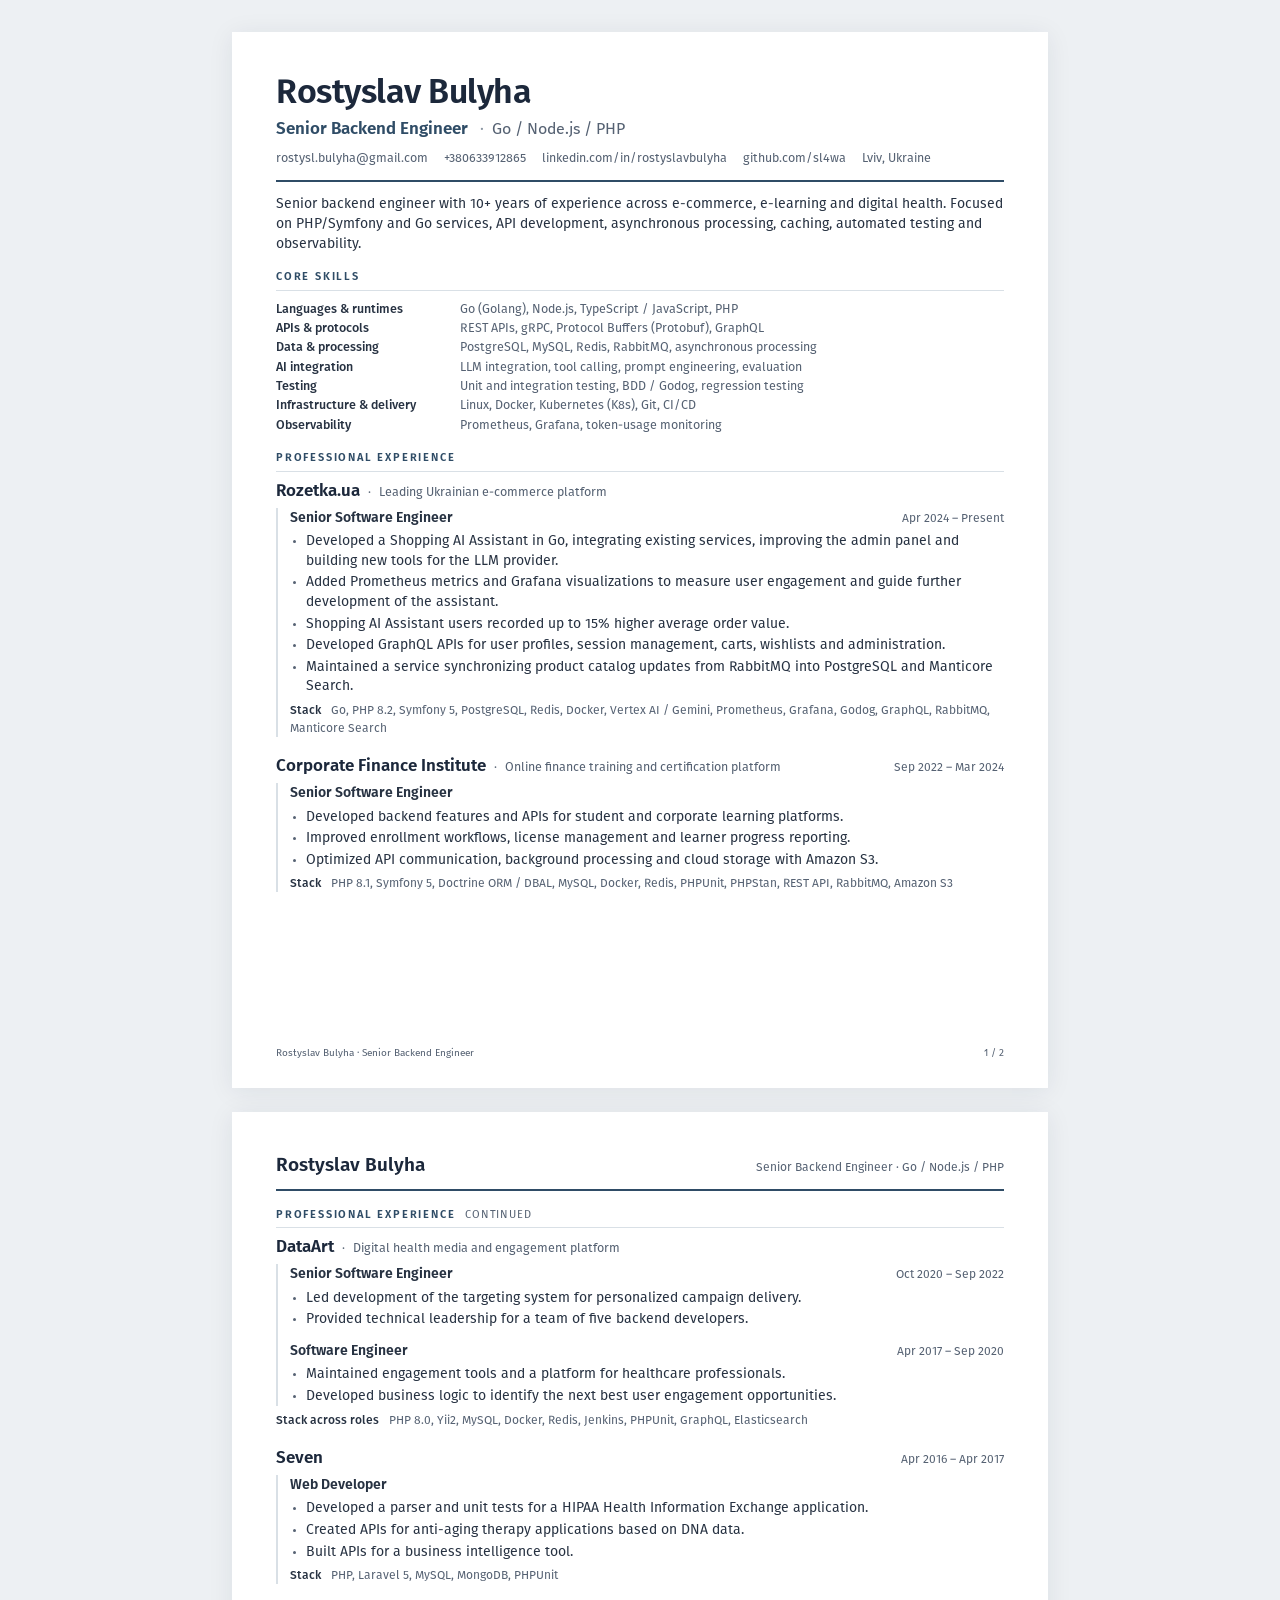
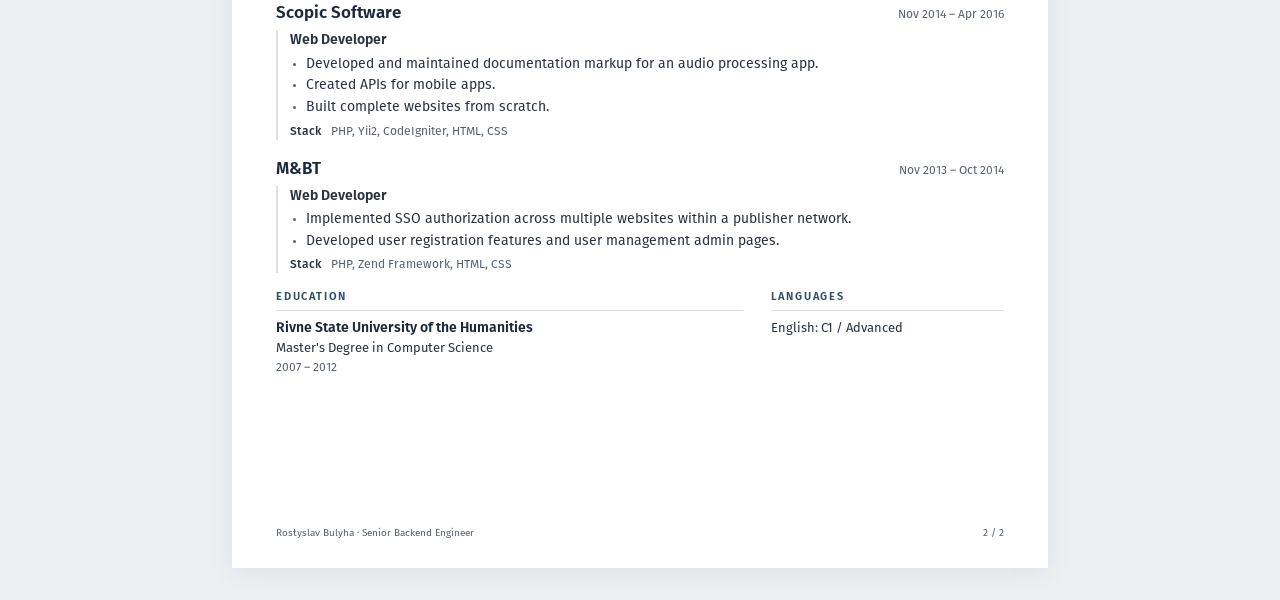
<file: index.html>
<!DOCTYPE html>
<html lang="en">
<head>
  <meta charset="UTF-8">
  <meta name="description" content="Rostyslav Bulyha — Senior Backend Engineer — Go, Node.js, TypeScript, APIs, caching, automated testing, Linux and observability.">
  <meta name="keywords" content="resume,cv,Rostyslav Bulyha,Go,Golang,Node.js,TypeScript,JavaScript,backend engineer,REST API,gRPC,Protobuf,PostgreSQL,Redis,Linux,integration testing,PHP">
  <meta name="author" content="Rostyslav Bulyha">
  <meta name="viewport" content="width=device-width, initial-scale=1.0">
  <meta name="format-detection" content="telephone=no">
  <link href="build.css" rel="stylesheet">
  <title>Rostyslav Bulyha — CV</title>
</head>
<body class="resume-document">
  <main aria-label="Rostyslav Bulyha's curriculum vitae">
    
    <article class="resume-page" aria-label="Page 1 of 2">
      
      <header class="resume-header">
        <h1>Rostyslav Bulyha</h1>
        <p class="professional-title">Senior Backend Engineer <span>Go / Node.js / PHP</span></p>
        <ul class="contact-list" aria-label="Contact details">
          
          <li><a href="mailto:rostysl.bulyha@gmail.com">rostysl.bulyha@gmail.com</a></li>
          
          <li>+380633912865</li>
          
          <li><a href="https://www.linkedin.com/in/rostyslavbulyha/">linkedin.com/in/rostyslavbulyha</a></li>
          
          <li><a href="https://github.com/sl4wa">github.com/sl4wa</a></li>
          
          <li>Lviv, Ukraine</li>
          
        </ul>
      </header>
      <section class="profile" aria-label="Professional summary">
        <p>Senior backend engineer with 10+ years of experience across e-commerce, e-learning and digital health. Focused on PHP/Symfony and Go services, API development, asynchronous processing, caching, automated testing and observability.</p>
      </section>
      <section class="skills-section" aria-labelledby="skills-heading">
        <h2 id="skills-heading" class="section-title">Core skills</h2>
        <dl class="skills-list">
          
          <div><dt>Languages &amp; runtimes</dt><dd>Go (Golang), Node.js, TypeScript / JavaScript, PHP</dd></div>
          
          <div><dt>APIs &amp; protocols</dt><dd>REST APIs, gRPC, Protocol Buffers (Protobuf), GraphQL</dd></div>
          
          <div><dt>Data &amp; processing</dt><dd>PostgreSQL, MySQL, Redis, RabbitMQ, asynchronous processing</dd></div>
          
          <div><dt>AI integration</dt><dd>LLM integration, tool calling, prompt engineering, evaluation</dd></div>
          
          <div><dt>Testing</dt><dd>Unit and integration testing, BDD / Godog, regression testing</dd></div>
          
          <div><dt>Infrastructure &amp; delivery</dt><dd>Linux, Docker, Kubernetes (K8s), Git, CI/CD</dd></div>
          
          <div><dt>Observability</dt><dd>Prometheus, Grafana, token-usage monitoring</dd></div>
          
        </dl>
        
      </section>
      
      <section class="experience-section" aria-labelledby="experience-heading-0">
        <h2 id="experience-heading-0" class="section-title">Professional experience</h2>
        
        <section class="company" aria-labelledby="rozetka-heading">
  <header class="company-header heading-row">
    <div class="company-heading">
      <h3 id="rozetka-heading">Rozetka.ua</h3>
      <p class="company-context">Leading Ukrainian e-commerce platform</p>
    </div>
    
  </header>
  <div class="company-roles">
    
    <section class="role" aria-labelledby="rozetka-combined-heading">
      <header class="heading-row role-header">
        <h4 id="rozetka-combined-heading">Senior Software Engineer</h4>
        <p class="role-dates">Apr 2024 – Present</p>
      </header>
      <ul class="achievements">
        
        <li>Developed a Shopping AI Assistant in Go, integrating existing services, improving the admin panel and building new tools for the LLM provider.</li>
        
        <li>Added Prometheus metrics and Grafana visualizations to measure user engagement and guide further development of the assistant.</li>
        
        <li>Shopping AI Assistant users recorded up to 15% higher average order value.</li>
        
        <li>Developed GraphQL APIs for user profiles, session management, carts, wishlists and administration.</li>
        
        <li>Maintained a service synchronizing product catalog updates from RabbitMQ into PostgreSQL and Manticore Search.</li>
        
      </ul>
      <p class="technology-list"><strong>Stack</strong> Go, PHP 8.2, Symfony 5, PostgreSQL, Redis, Docker, Vertex AI / Gemini, Prometheus, Grafana, Godog, GraphQL, RabbitMQ, Manticore Search</p>
    </section>
    
  </div>
  
</section>

        
        <section class="company" aria-labelledby="cfi-heading">
  <header class="company-header heading-row">
    <div class="company-heading">
      <h3 id="cfi-heading">Corporate Finance Institute</h3>
      <p class="company-context">Online finance training and certification platform</p>
    </div>
    <p class="company-dates">Sep 2022 – Mar 2024</p>
  </header>
  <div class="company-roles">
    
    <section class="role" aria-labelledby="cfi-role-heading">
      <header class="role-header">
        <h4 id="cfi-role-heading">Senior Software Engineer</h4>
        
      </header>
      <ul class="achievements">
        
        <li>Developed backend features and APIs for student and corporate learning platforms.</li>
        
        <li>Improved enrollment workflows, license management and learner progress reporting.</li>
        
        <li>Optimized API communication, background processing and cloud storage with Amazon S3.</li>
        
      </ul>
      <p class="technology-list"><strong>Stack</strong> PHP 8.1, Symfony 5, Doctrine ORM / DBAL, MySQL, Docker, Redis, PHPUnit, PHPStan, REST API, RabbitMQ, Amazon S3</p>
    </section>
    
  </div>
  
</section>

        
      </section>
      
      <footer class="page-footer"><span>Rostyslav Bulyha · Senior Backend Engineer</span><span>1 / 2</span></footer>
    </article>
    
    <article class="resume-page" aria-label="Page 2 of 2">
      
      <header class="continuation-header">
        <p>Rostyslav Bulyha</p>
        <span>Senior Backend Engineer · Go / Node.js / PHP</span>
      </header>
      
      <section class="experience-section" aria-labelledby="experience-heading-1">
        <h2 id="experience-heading-1" class="section-title">Professional experience <span>continued</span></h2>
        
        <section class="company" aria-labelledby="dataart-heading">
  <header class="company-header heading-row">
    <div class="company-heading">
      <h3 id="dataart-heading">DataArt</h3>
      <p class="company-context">Digital health media and engagement platform</p>
    </div>
    
  </header>
  <div class="company-roles">
    
    <section class="role" aria-labelledby="dataart-senior-heading">
      <header class="heading-row role-header">
        <h4 id="dataart-senior-heading">Senior Software Engineer</h4>
        <p class="role-dates">Oct 2020 – Sep 2022</p>
      </header>
      <ul class="achievements">
        
        <li>Led development of the targeting system for personalized campaign delivery.</li>
        
        <li>Provided technical leadership for a team of five backend developers.</li>
        
      </ul>
      
    </section>
    
    <section class="role" aria-labelledby="dataart-engineer-heading">
      <header class="heading-row role-header">
        <h4 id="dataart-engineer-heading">Software Engineer</h4>
        <p class="role-dates">Apr 2017 – Sep 2020</p>
      </header>
      <ul class="achievements">
        
        <li>Maintained engagement tools and a platform for healthcare professionals.</li>
        
        <li>Developed business logic to identify the next best user engagement opportunities.</li>
        
      </ul>
      
    </section>
    
  </div>
  <p class="technology-list"><strong>Stack across roles</strong> PHP 8.0, Yii2, MySQL, Docker, Redis, Jenkins, PHPUnit, GraphQL, Elasticsearch</p>
</section>

        
        <section class="company" aria-labelledby="seven-heading">
  <header class="company-header heading-row">
    <div class="company-heading">
      <h3 id="seven-heading">Seven</h3>
      
    </div>
    <p class="company-dates">Apr 2016 – Apr 2017</p>
  </header>
  <div class="company-roles">
    
    <section class="role" aria-labelledby="seven-role-heading">
      <header class="role-header">
        <h4 id="seven-role-heading">Web Developer</h4>
        
      </header>
      <ul class="achievements">
        
        <li>Developed a parser and unit tests for a HIPAA Health Information Exchange application.</li>
        
        <li>Created APIs for anti-aging therapy applications based on DNA data.</li>
        
        <li>Built APIs for a business intelligence tool.</li>
        
      </ul>
      <p class="technology-list"><strong>Stack</strong> PHP, Laravel 5, MySQL, MongoDB, PHPUnit</p>
    </section>
    
  </div>
  
</section>

        
        <section class="company" aria-labelledby="scopic-heading">
  <header class="company-header heading-row">
    <div class="company-heading">
      <h3 id="scopic-heading">Scopic Software</h3>
      
    </div>
    <p class="company-dates">Nov 2014 – Apr 2016</p>
  </header>
  <div class="company-roles">
    
    <section class="role" aria-labelledby="scopic-role-heading">
      <header class="role-header">
        <h4 id="scopic-role-heading">Web Developer</h4>
        
      </header>
      <ul class="achievements">
        
        <li>Developed and maintained documentation markup for an audio processing app.</li>
        
        <li>Created APIs for mobile apps.</li>
        
        <li>Built complete websites from scratch.</li>
        
      </ul>
      <p class="technology-list"><strong>Stack</strong> PHP, Yii2, CodeIgniter, HTML, CSS</p>
    </section>
    
  </div>
  
</section>

        
        <section class="company" aria-labelledby="mbt-heading">
  <header class="company-header heading-row">
    <div class="company-heading">
      <h3 id="mbt-heading">M&amp;BT</h3>
      
    </div>
    <p class="company-dates">Nov 2013 – Oct 2014</p>
  </header>
  <div class="company-roles">
    
    <section class="role" aria-labelledby="mbt-role-heading">
      <header class="role-header">
        <h4 id="mbt-role-heading">Web Developer</h4>
        
      </header>
      <ul class="achievements">
        
        <li>Implemented SSO authorization across multiple websites within a publisher network.</li>
        
        <li>Developed user registration features and user management admin pages.</li>
        
      </ul>
      <p class="technology-list"><strong>Stack</strong> PHP, Zend Framework, HTML, CSS</p>
    </section>
    
  </div>
  
</section>

        
      </section>
      
      <div class="qualifications">
        <section aria-labelledby="education-heading">
          <h2 id="education-heading" class="section-title">Education</h2>
          <h3>Rivne State University of the Humanities</h3>
          <p>Master&#39;s Degree in Computer Science</p>
          <p class="qualification-detail">2007 – 2012</p>
        </section>
        <section aria-labelledby="languages-heading">
          <h2 id="languages-heading" class="section-title">Languages</h2>
          
          <p>English: C1 / Advanced</p>
          
        </section>
      </div>
      
      <footer class="page-footer"><span>Rostyslav Bulyha · Senior Backend Engineer</span><span>2 / 2</span></footer>
    </article>
    
  </main>
</body>
</html>
</file>
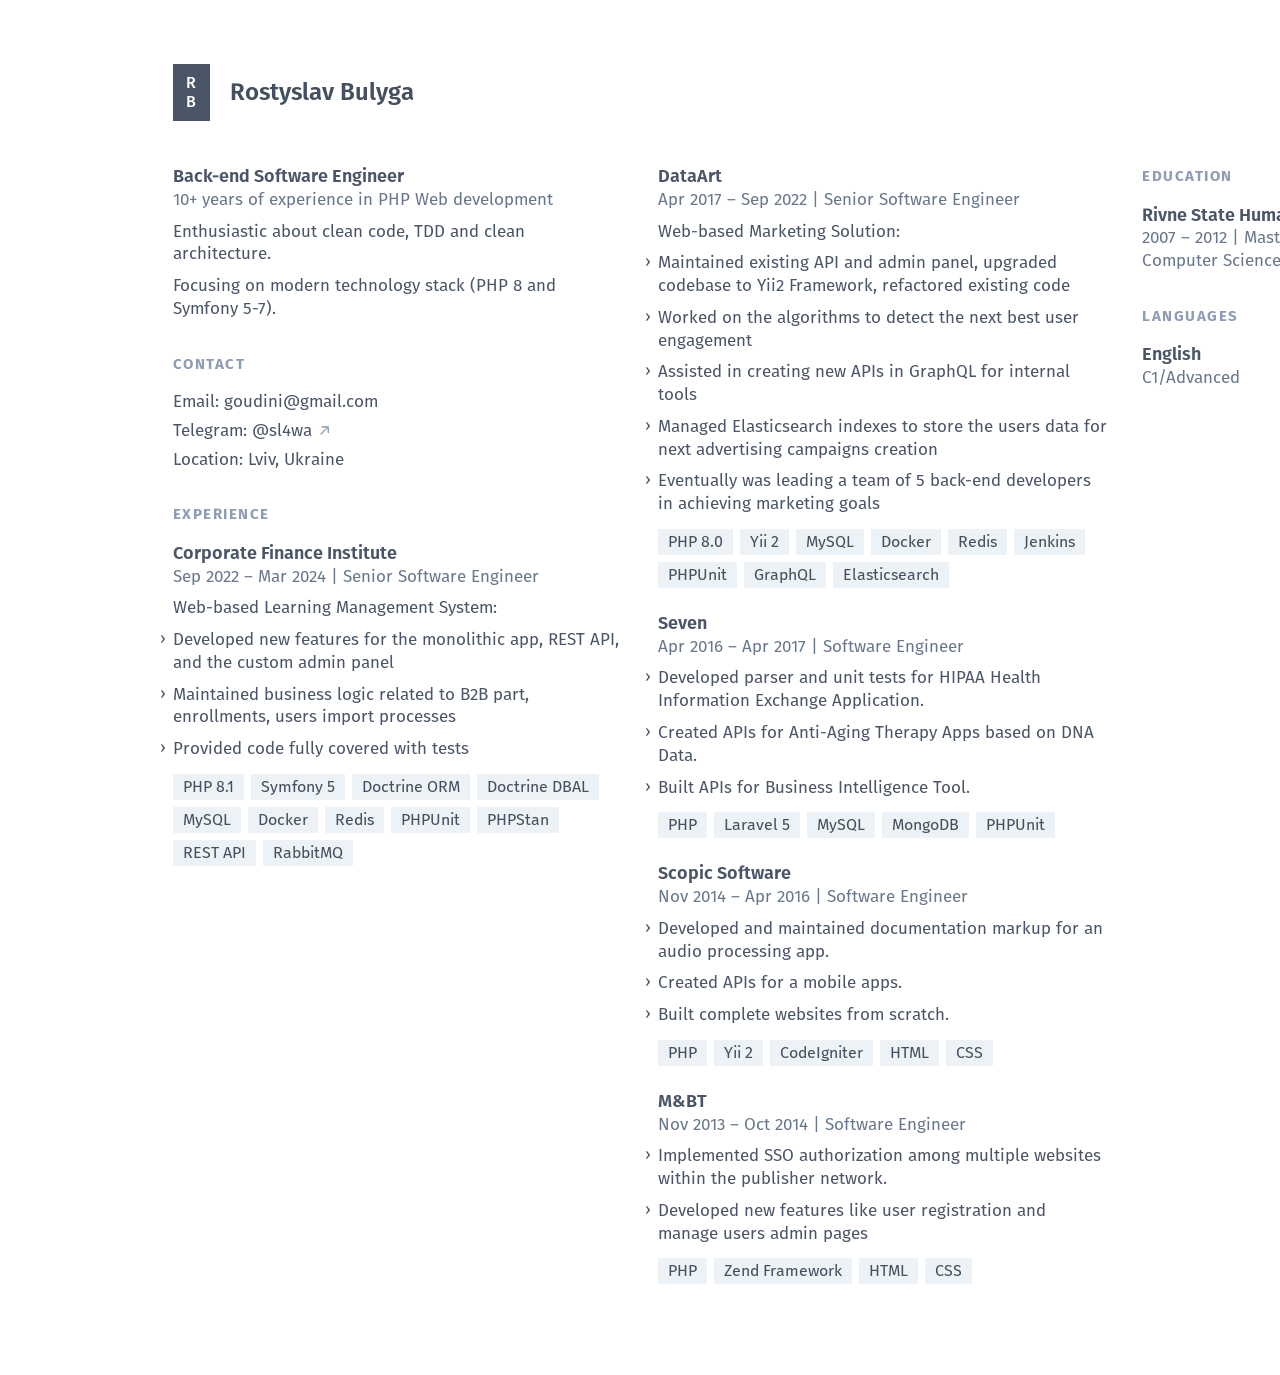
<file: cv/index.html>
<!DOCTYPE html>
<html lang="en">
  <head>
    <meta charset="UTF-8">
    <meta name="description" content="Back-end Software Engineer">
    <meta name="keywords" content="resume,cv,Rostyslav Bulyga">
    <meta name="author" content="Rostyslav Bulyga">
    <!-- <meta name="robots" content="noindex"> -->
    <meta name="viewport" content="width=device-width, initial-scale=1.0">
    <meta http-equiv="X-UA-Compatible" content="ie=edge">
    <!-- <link rel="preload" href="./fonts/FiraGO-Regular.latin.woff2" as="font" crossorigin="anonymous"> -->
    <link href="./build.css" rel="stylesheet">
    <title>Rostyslav Bulyga — Resume</title>
  </head>
  <body>
    <main class="font-firago hyphens-manual">
      <!-- Page -->
      <div class="p-6 mx-auto page max-w-2xl print:max-w-letter md:max-w-letter md:h-letter xsm:p-8 sm:p-9 md:p-16 print:bg-white bg-white">
        <!-- Name -->
        <header class="flex items-center mb-8 md:mb-11">
          <div   class="initials-container mr-5 text-base leading-none text-white bg-gray-700 font-medium print:bg-black px-3"
            style="padding-bottom: 0.6875rem; padding-top: 0.6875rem; /*11px*/">
            <div class="initial text-center" style="padding-bottom: 0.1875rem; /*3px*/">R</div>
            <div class="text-center initial">B</div>
          </div>
          <h1 class="text-2xl font-semibold text-gray-750 pb-px">
            Rostyslav Bulyga
          </h1>
        </header>
        <!-- end Name -->
        <!-- Column -->
        <div class="md:col-count-2 print:col-count-2 col-gap-md md:h-letter-col print:h-letter-col col-fill-auto">
          <section class="mt-8 first:mt-0">
            <!-- To keep in the same column -->
            <div class="break-inside-avoid">
              <!-- <h2 class="mb-4 font-bold tracking-widest text-sm2 text-gray-550 print:font-normal">
                ABOUT ME
                </h2> -->
              <section class="mb-4.5 break-inside-avoid">
                <header>
                  <h3 class="text-lg font-semibold text-gray-700 leading-snugish">
                    Back-end Software Engineer
                  </h3>
                  <p class="leading-normal text-md text-gray-650">
                    10+ years of experience in PHP Web development
                  </p>
                </header>
                <p class="mt-2.1 text-md text-gray-700 leading-normal">
                  Enthusiastic about clean code, TDD and clean architecture. 
                </p>
                <p class="mt-2.1 text-md text-gray-700 leading-normal">
                  Focusing on modern technology stack (PHP 8 and Symfony 5-7). 
                </p>
              </section>
            </div>
          </section>
          <section class="mt-8 first:mt-0">
            <!-- To keep in the same column -->
            <div class="break-inside-avoid">
              <h2 class="mb-4 font-bold tracking-widest text-sm2 text-gray-550 print:font-normal">
                CONTACT
              </h2>
              <section class="mb-4.5 break-inside-avoid">
                <ul class="list-inside pr-7">
                  <li class="mt-1.5 leading-normal text-gray-700 text-md">
                    Email: goudini@gmail.com
                  </li>
                  <li class="mt-1.5 leading-normal text-gray-700 text-md">
                    Telegram: @sl4wa<a href="https://t.me/sl4wa" class="group">
                      <span class="inline-block text-gray-550 print:text-black font-normal group-hover:text-gray-700 transition duration-100 ease-in">↗</span>
                    </a>
                  </li>
                  <li class="mt-1.5 leading-normal text-gray-700 text-md">
                    Location: Lviv, Ukraine
                  </li>
                  </li>
                </ul>
              </section>
            </div>
          </section>
          <section class="mt-8 first:mt-0">
            <!-- To keep in the same column -->
            <div class="break-inside-avoid">
              <h2 class="mb-4 font-bold tracking-widest text-sm2 text-gray-550 print:font-normal">
                EXPERIENCE
              </h2>
              <section class="mb-4.5 break-inside-avoid">
                <header>
                  <h3 class="text-lg font-semibold text-gray-700 leading-snugish">
                    Corporate Finance Institute
                  </h3>
                  <p class="leading-normal text-md text-gray-650">
                    Sep 2022 – Mar 2024 | Senior Software Engineer
                  </p>
                </header>
                <p class="mt-2.1 text-md text-gray-700 leading-normal">
                  Web-based Learning Management System:
                </p>
                <p class="mt-2.1 text-md text-gray-700 leading-normal">
                  <span class="absolute -ml-3 sm:-ml-3.2 select-none transform -translate-y-px">›</span>
                  Developed new features for the monolithic app, REST API, and the custom admin panel
                </p>
                <p class="mt-2.1 text-md text-gray-700 leading-normal">
                  <span class="absolute -ml-3 sm:-ml-3.2 select-none transform -translate-y-px">›</span>
                  Maintained business logic related to B2B part, enrollments, users import processes
                </p>
                <p class="mt-2.1 text-md text-gray-700 leading-normal">
                  <span class="absolute -ml-3 sm:-ml-3.2 select-none transform -translate-y-px">›</span>
                  Provided code fully covered with tests
                </p>
                <div class="my-3.2 last:pb-1.5">
                  <ul class="flex flex-wrap text-md leading-relaxed -mr-1.6 -mb-1.6">
                    <li
                      class="px-2.5 mr-1.6 mb-1.6 text-base text-gray-750 print:bg-white print:border-inset bg-gray-200">
                      PHP 8.1
                    </li>
                    <li
                      class="px-2.5 mr-1.6 mb-1.6 text-base text-gray-750 print:bg-white print:border-inset bg-gray-200">
                      Symfony 5
                    </li>
                    <li
                      class="px-2.5 mr-1.6 mb-1.6 text-base text-gray-750 print:bg-white print:border-inset bg-gray-200">
                      Doctrine ORM
                    </li>
                    <li
                      class="px-2.5 mr-1.6 mb-1.6 text-base text-gray-750 print:bg-white print:border-inset bg-gray-200">
                      Doctrine DBAL
                    </li>
                    <li
                      class="px-2.5 mr-1.6 mb-1.6 text-base text-gray-750 print:bg-white print:border-inset bg-gray-200">
                      MySQL
                    </li>
                    <li
                      class="px-2.5 mr-1.6 mb-1.6 text-base text-gray-750 print:bg-white print:border-inset bg-gray-200">
                      Docker
                    </li>
                    <li
                      class="px-2.5 mr-1.6 mb-1.6 text-base text-gray-750 print:bg-white print:border-inset bg-gray-200">
                      Redis
                    </li>
                    <li
                      class="px-2.5 mr-1.6 mb-1.6 text-base text-gray-750 print:bg-white print:border-inset bg-gray-200">
                      PHPUnit
                    </li>
                    <li
                      class="px-2.5 mr-1.6 mb-1.6 text-base text-gray-750 print:bg-white print:border-inset bg-gray-200">
                      PHPStan
                    </li>
                    <li
                      class="px-2.5 mr-1.6 mb-1.6 text-base text-gray-750 print:bg-white print:border-inset bg-gray-200">
                      REST API
                    </li>
                    <li
                      class="px-2.5 mr-1.6 mb-1.6 text-base text-gray-750 print:bg-white print:border-inset bg-gray-200">
                      RabbitMQ
                    </li>
                  </ul>
                </div>
              </section>
            </div>
            <section class="mb-4.5 break-inside-avoid">
              <header>
                <h3 class="text-lg font-semibold text-gray-700 leading-snugish">
                  DataArt
                </h3>
                <p class="leading-normal text-md text-gray-650">
                  Apr 2017 – Sep 2022 | Senior Software Engineer
                </p>
              </header>
              <p class="mt-2.1 text-md text-gray-700 leading-normal">
                Web-based Marketing Solution: 
              </p>
              <p class="mt-2.1 text-md text-gray-700 leading-normal">
                <span class="absolute -ml-3 sm:-ml-3.2 select-none transform -translate-y-px">›</span>
                Maintained existing API and admin panel, upgraded codebase to Yii2 Framework, refactored existing code
              </p>
              <p class="mt-2.1 text-md text-gray-700 leading-normal">
                <span class="absolute -ml-3 sm:-ml-3.2 select-none transform -translate-y-px">›</span>
                Worked on the algorithms to detect the next best user engagement
              </p>
              <p class="mt-2.1 text-md text-gray-700 leading-normal">
                <span class="absolute -ml-3 sm:-ml-3.2 select-none transform -translate-y-px">›</span>
                Assisted in creating new APIs in GraphQL for internal tools
              </p>
              <p class="mt-2.1 text-md text-gray-700 leading-normal">
                <span class="absolute -ml-3 sm:-ml-3.2 select-none transform -translate-y-px">›</span>
                Managed Elasticsearch indexes to store the users data for next advertising campaigns creation
              </p>
              <p class="mt-2.1 text-md text-gray-700 leading-normal">
                <span class="absolute -ml-3 sm:-ml-3.2 select-none transform -translate-y-px">›</span>
                Eventually was leading a team of 5 back-end developers in achieving marketing goals
              </p>
              <div class="my-3.2 last:pb-1.5">
                <ul class="flex flex-wrap text-md leading-relaxed -mr-1.6 -mb-1.6">
                  <li
                    class="px-2.5 mr-1.6 mb-1.6 text-base text-gray-750 print:bg-white print:border-inset bg-gray-200">
                    PHP 8.0
                  </li>
                  <li
                    class="px-2.5 mr-1.6 mb-1.6 text-base text-gray-750 print:bg-white print:border-inset bg-gray-200">
                    Yii 2
                  </li>
                  <li
                    class="px-2.5 mr-1.6 mb-1.6 text-base text-gray-750 print:bg-white print:border-inset bg-gray-200">
                    MySQL
                  </li>
                  <li
                    class="px-2.5 mr-1.6 mb-1.6 text-base text-gray-750 print:bg-white print:border-inset bg-gray-200">
                    Docker
                  </li>
                  <li
                    class="px-2.5 mr-1.6 mb-1.6 text-base text-gray-750 print:bg-white print:border-inset bg-gray-200">
                    Redis
                  </li>
                  <li
                    class="px-2.5 mr-1.6 mb-1.6 text-base text-gray-750 print:bg-white print:border-inset bg-gray-200">
                    Jenkins
                  </li>
                  <li
                    class="px-2.5 mr-1.6 mb-1.6 text-base text-gray-750 print:bg-white print:border-inset bg-gray-200">
                    PHPUnit
                  </li>
                  <li
                    class="px-2.5 mr-1.6 mb-1.6 text-base text-gray-750 print:bg-white print:border-inset bg-gray-200">
                    GraphQL
                  </li>
                  <li
                    class="px-2.5 mr-1.6 mb-1.6 text-base text-gray-750 print:bg-white print:border-inset bg-gray-200">
                    Elasticsearch
                  </li>
                </ul>
              </div>
            </section>
            <section class="mb-4.5 break-inside-avoid">
              <header>
                <h3 class="text-lg font-semibold text-gray-700 leading-snugish">
                  Seven
                </h3>
                <p class="leading-normal text-md text-gray-650">
                  Apr 2016 – Apr 2017 | Software Engineer
                </p>
              </header>
              <p class="mt-2.1 text-md text-gray-700 leading-normal">
                <span class="absolute -ml-3 sm:-ml-3.2 select-none transform -translate-y-px">›</span>
                Developed parser and unit tests for HIPAA Health Information Exchange Application.
              </p>
              <p class="mt-2.1 text-md text-gray-700 leading-normal">
                <span class="absolute -ml-3 sm:-ml-3.2 select-none transform -translate-y-px">›</span>
                Created APIs for Anti-Aging Therapy Apps based on DNA Data.
              </p>
              <p class="mt-2.1 text-md text-gray-700 leading-normal">
                <span class="absolute -ml-3 sm:-ml-3.2 select-none transform -translate-y-px">›</span>
                Built APIs for Business Intelligence Tool.
              </p>
              <div class="my-3.2 last:pb-1.5">
                <ul class="flex flex-wrap text-md leading-relaxed -mr-1.6 -mb-1.6">
                  <li
                    class="px-2.5 mr-1.6 mb-1.6 text-base text-gray-750 print:bg-white print:border-inset bg-gray-200">
                    PHP
                  </li>
                  <li
                    class="px-2.5 mr-1.6 mb-1.6 text-base text-gray-750 print:bg-white print:border-inset bg-gray-200">
                    Laravel 5
                  </li>
                  <li
                    class="px-2.5 mr-1.6 mb-1.6 text-base text-gray-750 print:bg-white print:border-inset bg-gray-200">
                    MySQL
                  </li>
                  <li
                    class="px-2.5 mr-1.6 mb-1.6 text-base text-gray-750 print:bg-white print:border-inset bg-gray-200">
                    MongoDB
                  </li>
                  <li
                    class="px-2.5 mr-1.6 mb-1.6 text-base text-gray-750 print:bg-white print:border-inset bg-gray-200">
                    PHPUnit
                  </li>
                </ul>
              </div>
            </section>
            <section class="mb-4.5 break-inside-avoid">
              <header>
                <h3 class="text-lg font-semibold text-gray-700 leading-snugish">
                  Scopic Software
                </h3>
                <p class="leading-normal text-md text-gray-650">
                  Nov 2014 – Apr 2016 | Software Engineer
                </p>
              </header>
              <p class="mt-2.1 text-md text-gray-700 leading-normal">
                <span class="absolute -ml-3 sm:-ml-3.2 select-none transform -translate-y-px">›</span>
                Developed and maintained documentation markup for an audio processing app.
              </p>
              <p class="mt-2.1 text-md text-gray-700 leading-normal">
                <span class="absolute -ml-3 sm:-ml-3.2 select-none transform -translate-y-px">›</span>
                Created APIs for a mobile apps.
              </p>
              <p class="mt-2.1 text-md text-gray-700 leading-normal">
                <span class="absolute -ml-3 sm:-ml-3.2 select-none transform -translate-y-px">›</span>
                Built complete websites from scratch.
              </p>
              <div class="my-3.2 last:pb-1.5">
                <ul class="flex flex-wrap text-md leading-relaxed -mr-1.6 -mb-1.6">
                  <li
                    class="px-2.5 mr-1.6 mb-1.6 text-base text-gray-750 print:bg-white print:border-inset bg-gray-200">
                    PHP
                  </li>
                  <li
                    class="px-2.5 mr-1.6 mb-1.6 text-base text-gray-750 print:bg-white print:border-inset bg-gray-200">
                    Yii 2
                  </li>
                  <li
                    class="px-2.5 mr-1.6 mb-1.6 text-base text-gray-750 print:bg-white print:border-inset bg-gray-200">
                    CodeIgniter
                  </li>
                  <li
                    class="px-2.5 mr-1.6 mb-1.6 text-base text-gray-750 print:bg-white print:border-inset bg-gray-200">
                    HTML
                  </li>
                  <li
                    class="px-2.5 mr-1.6 mb-1.6 text-base text-gray-750 print:bg-white print:border-inset bg-gray-200">
                    CSS
                  </li>
                </ul>
              </div>
            </section>
            <section class="mb-4.5 break-inside-avoid">
              <header>
                <h3 class="text-lg font-semibold text-gray-700 leading-snugish">
                  M&BT
                </h3>
                <p class="leading-normal text-md text-gray-650">
                  Nov 2013 – Oct 2014 | Software Engineer
                </p>
              </header>
              <p class="mt-2.1 text-md text-gray-700 leading-normal">
                <span class="absolute -ml-3 sm:-ml-3.2 select-none transform -translate-y-px">›</span>
                Implemented SSO authorization among multiple websites within the publisher network.
              </p>
              <p class="mt-2.1 text-md text-gray-700 leading-normal">
                <span class="absolute -ml-3 sm:-ml-3.2 select-none transform -translate-y-px">›</span>
                Developed new features like user registration and manage users admin pages
              </p>
              <div class="my-3.2 last:pb-1.5">
                <ul class="flex flex-wrap text-md leading-relaxed -mr-1.6 -mb-1.6">
                  <li
                    class="px-2.5 mr-1.6 mb-1.6 text-base text-gray-750 print:bg-white print:border-inset bg-gray-200">
                    PHP
                  </li>
                  <li
                    class="px-2.5 mr-1.6 mb-1.6 text-base text-gray-750 print:bg-white print:border-inset bg-gray-200">
                    Zend Framework
                  </li>
                  <li
                    class="px-2.5 mr-1.6 mb-1.6 text-base text-gray-750 print:bg-white print:border-inset bg-gray-200">
                    HTML
                  </li>
                  <li
                    class="px-2.5 mr-1.6 mb-1.6 text-base text-gray-750 print:bg-white print:border-inset bg-gray-200">
                    CSS
                  </li>
                </ul>
              </div>
            </section>
          </section>
          </section>
          <section class="mt-8 first:mt-0">
            <!-- To keep in the same column -->
            <div class="break-inside-avoid">
              <h2 class="mb-4 font-bold tracking-widest text-sm2 text-gray-550 print:font-normal">
                EDUCATION
              </h2>
              <section class="mb-4.5 break-inside-avoid">
                <header>
                  <h3 class="text-lg font-semibold text-gray-700 leading-snugish">
                    Rivne State Humanitarium University
                  </h3>
                  <p class="leading-normal text-md text-gray-650">
                    2007 – 2012 | Master's Degree 
                  </p>
                  <p class="leading-normal text-md text-gray-650">
                    Computer Science
                  </p>
                </header>
              </section>
            </div>
          </section>
          <section class="mt-8 first:mt-0">
            <!-- To keep in the same column -->
            <div class="break-inside-avoid">
              <h2 class="mb-4 font-bold tracking-widest text-sm2 text-gray-550 print:font-normal">
                LANGUAGES
              </h2>
              <section class="mb-4.5 break-inside-avoid">
                <header>
                  <h3 class="text-lg font-semibold text-gray-700 leading-snugish">
                    English
                  </h3>
                  <p class="leading-normal text-md text-gray-650">
                    C1/Advanced
                  </p>
                </header>
              </section>
            </div>
          </section>
        </div>
        <!-- end Column -->
      </div>
      <!-- end Page -->
    </main>
  </body>
</html>
</file>
<file: build.css>
@font-face{font-family:FiraGo;font-style:normal;font-weight:600;font-display:swap;src:url(fonts/FiraGO-SemiBold.latin.woff2) format("woff2");unicode-range:u+0000-007f,u+0080-00ff}@font-face{font-family:FiraGo;font-style:normal;font-weight:600;font-display:swap;src:url(fonts/FiraGO-SemiBold.latin-ext.woff2) format("woff2");unicode-range:u+0100-017f,u+0180-024f,u+0250-02af,u+1e??,u+2c60-2c7f,u+a720-a7ff,u+ab30-ab6f}@font-face{font-family:FiraGo;font-style:normal;font-weight:600;font-display:swap;src:url(fonts/FiraGO-SemiBold.cyrillic.woff2) format("woff2");unicode-range:u+04??,u+0500-052f}@font-face{font-family:FiraGo;font-style:normal;font-weight:600;font-display:swap;src:url(fonts/FiraGO-SemiBold.special.woff2) format("woff2");unicode-range:u+02b0-02ff,u+0300-036f,u+1d00-1d7f,u+1d80-1dbf,u+1dc0-1dff,u+23??,u+2980-29ff,u+2b??,u+e000-f8ff,u+fb00-fb4f}@font-face{font-family:FiraGo;font-style:normal;font-weight:600;font-display:swap;src:url(fonts/FiraGO-SemiBold.greek.woff2) format("woff2");unicode-range:u+0370-03ff,u+1f??}@font-face{font-family:FiraGo;font-style:normal;font-weight:600;font-display:swap;src:url(fonts/FiraGO-SemiBold.hebrew.woff2) format("woff2");unicode-range:u+0590-05ff}@font-face{font-family:FiraGo;font-style:normal;font-weight:600;font-display:swap;src:url(fonts/FiraGO-SemiBold.arabic.woff2) format("woff2");unicode-range:u+06??,u+0750-077f,u+fb50-fdff,u+fe70-feff}@font-face{font-family:FiraGo;font-style:normal;font-weight:600;font-display:swap;src:url(fonts/FiraGO-SemiBold.devanagari.woff2) format("woff2");unicode-range:u+0900-097f}@font-face{font-family:FiraGo;font-style:normal;font-weight:600;font-display:swap;src:url(fonts/FiraGO-SemiBold.thai.woff2) format("woff2");unicode-range:u+0e00-0e7f}@font-face{font-family:FiraGo;font-style:normal;font-weight:600;font-display:swap;src:url(fonts/FiraGO-SemiBold.georgian.woff2) format("woff2");unicode-range:u+10a0-10ff}@font-face{font-family:FiraGo;font-style:normal;font-weight:600;font-display:swap;src:url(fonts/FiraGO-SemiBold.shared.woff2) format("woff2");unicode-range:u+2000-206f,u+2070-209f,u+20a0-20cf,u+2100-214f,u+2150-218f,u+2190-21ff,u+22??,u+25a0-25ff,u+2700-27bf}@font-face{font-family:FiraGo;font-style:normal;font-weight:700;font-display:swap;src:url(fonts/FiraGO-Bold.latin.woff2) format("woff2");unicode-range:u+0000-007f,u+0080-00ff}@font-face{font-family:FiraGo;font-style:normal;font-weight:700;font-display:swap;src:url(fonts/FiraGO-Bold.latin-ext.woff2) format("woff2");unicode-range:u+0100-017f,u+0180-024f,u+0250-02af,u+1e??,u+2c60-2c7f,u+a720-a7ff,u+ab30-ab6f}@font-face{font-family:FiraGo;font-style:normal;font-weight:700;font-display:swap;src:url(fonts/FiraGO-Bold.cyrillic.woff2) format("woff2");unicode-range:u+04??,u+0500-052f}@font-face{font-family:FiraGo;font-style:normal;font-weight:700;font-display:swap;src:url(fonts/FiraGO-Bold.special.woff2) format("woff2");unicode-range:u+02b0-02ff,u+0300-036f,u+1d00-1d7f,u+1d80-1dbf,u+1dc0-1dff,u+23??,u+2980-29ff,u+2b??,u+e000-f8ff,u+fb00-fb4f}@font-face{font-family:FiraGo;font-style:normal;font-weight:700;font-display:swap;src:url(fonts/FiraGO-Bold.greek.woff2) format("woff2");unicode-range:u+0370-03ff,u+1f??}@font-face{font-family:FiraGo;font-style:normal;font-weight:700;font-display:swap;src:url(fonts/FiraGO-Bold.hebrew.woff2) format("woff2");unicode-range:u+0590-05ff}@font-face{font-family:FiraGo;font-style:normal;font-weight:700;font-display:swap;src:url(fonts/FiraGO-Bold.arabic.woff2) format("woff2");unicode-range:u+06??,u+0750-077f,u+fb50-fdff,u+fe70-feff}@font-face{font-family:FiraGo;font-style:normal;font-weight:700;font-display:swap;src:url(fonts/FiraGO-Bold.devanagari.woff2) format("woff2");unicode-range:u+0900-097f}@font-face{font-family:FiraGo;font-style:normal;font-weight:700;font-display:swap;src:url(fonts/FiraGO-Bold.thai.woff2) format("woff2");unicode-range:u+0e00-0e7f}@font-face{font-family:FiraGo;font-style:normal;font-weight:700;font-display:swap;src:url(fonts/FiraGO-Bold.georgian.woff2) format("woff2");unicode-range:u+10a0-10ff}@font-face{font-family:FiraGo;font-style:normal;font-weight:700;font-display:swap;src:url(fonts/FiraGO-Bold.shared.woff2) format("woff2");unicode-range:u+2000-206f,u+2070-209f,u+20a0-20cf,u+2100-214f,u+2150-218f,u+2190-21ff,u+22??,u+25a0-25ff,u+2700-27bf}@font-face{font-family:FiraGo;font-style:normal;font-weight:300;font-display:swap;src:url(fonts/FiraGO-Book.latin.woff2) format("woff2");unicode-range:u+0000-007f,u+0080-00ff}@font-face{font-family:FiraGo;font-style:normal;font-weight:300;font-display:swap;src:url(fonts/FiraGO-Book.latin-ext.woff2) format("woff2");unicode-range:u+0100-017f,u+0180-024f,u+0250-02af,u+1e??,u+2c60-2c7f,u+a720-a7ff,u+ab30-ab6f}@font-face{font-family:FiraGo;font-style:normal;font-weight:300;font-display:swap;src:url(fonts/FiraGO-Book.cyrillic.woff2) format("woff2");unicode-range:u+04??,u+0500-052f}@font-face{font-family:FiraGo;font-style:normal;font-weight:300;font-display:swap;src:url(fonts/FiraGO-Book.special.woff2) format("woff2");unicode-range:u+02b0-02ff,u+0300-036f,u+1d00-1d7f,u+1d80-1dbf,u+1dc0-1dff,u+23??,u+2980-29ff,u+2b??,u+e000-f8ff,u+fb00-fb4f}@font-face{font-family:FiraGo;font-style:normal;font-weight:300;font-display:swap;src:url(fonts/FiraGO-Book.greek.woff2) format("woff2");unicode-range:u+0370-03ff,u+1f??}@font-face{font-family:FiraGo;font-style:normal;font-weight:300;font-display:swap;src:url(fonts/FiraGO-Book.hebrew.woff2) format("woff2");unicode-range:u+0590-05ff}@font-face{font-family:FiraGo;font-style:normal;font-weight:300;font-display:swap;src:url(fonts/FiraGO-Book.arabic.woff2) format("woff2");unicode-range:u+06??,u+0750-077f,u+fb50-fdff,u+fe70-feff}@font-face{font-family:FiraGo;font-style:normal;font-weight:300;font-display:swap;src:url(fonts/FiraGO-Book.devanagari.woff2) format("woff2");unicode-range:u+0900-097f}@font-face{font-family:FiraGo;font-style:normal;font-weight:300;font-display:swap;src:url(fonts/FiraGO-Book.thai.woff2) format("woff2");unicode-range:u+0e00-0e7f}@font-face{font-family:FiraGo;font-style:normal;font-weight:300;font-display:swap;src:url(fonts/FiraGO-Book.georgian.woff2) format("woff2");unicode-range:u+10a0-10ff}@font-face{font-family:FiraGo;font-style:normal;font-weight:300;font-display:swap;src:url(fonts/FiraGO-Book.shared.woff2) format("woff2");unicode-range:u+2000-206f,u+2070-209f,u+20a0-20cf,u+2100-214f,u+2150-218f,u+2190-21ff,u+22??,u+25a0-25ff,u+2700-27bf}@font-face{font-family:FiraGo;font-style:normal;font-weight:500;font-display:swap;src:url(fonts/FiraGO-Medium.latin.woff2) format("woff2");unicode-range:u+0000-007f,u+0080-00ff}@font-face{font-family:FiraGo;font-style:normal;font-weight:500;font-display:swap;src:url(fonts/FiraGO-Medium.latin-ext.woff2) format("woff2");unicode-range:u+0100-017f,u+0180-024f,u+0250-02af,u+1e??,u+2c60-2c7f,u+a720-a7ff,u+ab30-ab6f}@font-face{font-family:FiraGo;font-style:normal;font-weight:500;font-display:swap;src:url(fonts/FiraGO-Medium.cyrillic.woff2) format("woff2");unicode-range:u+04??,u+0500-052f}@font-face{font-family:FiraGo;font-style:normal;font-weight:500;font-display:swap;src:url(fonts/FiraGO-Medium.special.woff2) format("woff2");unicode-range:u+02b0-02ff,u+0300-036f,u+1d00-1d7f,u+1d80-1dbf,u+1dc0-1dff,u+23??,u+2980-29ff,u+2b??,u+e000-f8ff,u+fb00-fb4f}@font-face{font-family:FiraGo;font-style:normal;font-weight:500;font-display:swap;src:url(fonts/FiraGO-Medium.greek.woff2) format("woff2");unicode-range:u+0370-03ff,u+1f??}@font-face{font-family:FiraGo;font-style:normal;font-weight:500;font-display:swap;src:url(fonts/FiraGO-Medium.hebrew.woff2) format("woff2");unicode-range:u+0590-05ff}@font-face{font-family:FiraGo;font-style:normal;font-weight:500;font-display:swap;src:url(fonts/FiraGO-Medium.arabic.woff2) format("woff2");unicode-range:u+06??,u+0750-077f,u+fb50-fdff,u+fe70-feff}@font-face{font-family:FiraGo;font-style:normal;font-weight:500;font-display:swap;src:url(fonts/FiraGO-Medium.devanagari.woff2) format("woff2");unicode-range:u+0900-097f}@font-face{font-family:FiraGo;font-style:normal;font-weight:500;font-display:swap;src:url(fonts/FiraGO-Medium.thai.woff2) format("woff2");unicode-range:u+0e00-0e7f}@font-face{font-family:FiraGo;font-style:normal;font-weight:500;font-display:swap;src:url(fonts/FiraGO-Medium.georgian.woff2) format("woff2");unicode-range:u+10a0-10ff}@font-face{font-family:FiraGo;font-style:normal;font-weight:500;font-display:swap;src:url(fonts/FiraGO-Medium.shared.woff2) format("woff2");unicode-range:u+2000-206f,u+2070-209f,u+20a0-20cf,u+2100-214f,u+2150-218f,u+2190-21ff,u+22??,u+25a0-25ff,u+2700-27bf}@font-face{font-family:FiraGo;font-style:normal;font-weight:400;font-display:swap;src:url(fonts/FiraGO-Regular.latin.woff2) format("woff2");unicode-range:u+0000-007f,u+0080-00ff}@font-face{font-family:FiraGo;font-style:normal;font-weight:400;font-display:swap;src:url(fonts/FiraGO-Regular.latin-ext.woff2) format("woff2");unicode-range:u+0100-017f,u+0180-024f,u+0250-02af,u+1e??,u+2c60-2c7f,u+a720-a7ff,u+ab30-ab6f}@font-face{font-family:FiraGo;font-style:normal;font-weight:400;font-display:swap;src:url(fonts/FiraGO-Regular.cyrillic.woff2) format("woff2");unicode-range:u+04??,u+0500-052f}@font-face{font-family:FiraGo;font-style:normal;font-weight:400;font-display:swap;src:url(fonts/FiraGO-Regular.special.woff2) format("woff2");unicode-range:u+02b0-02ff,u+0300-036f,u+1d00-1d7f,u+1d80-1dbf,u+1dc0-1dff,u+23??,u+2980-29ff,u+2b??,u+e000-f8ff,u+fb00-fb4f}@font-face{font-family:FiraGo;font-style:normal;font-weight:400;font-display:swap;src:url(fonts/FiraGO-Regular.greek.woff2) format("woff2");unicode-range:u+0370-03ff,u+1f??}@font-face{font-family:FiraGo;font-style:normal;font-weight:400;font-display:swap;src:url(fonts/FiraGO-Regular.hebrew.woff2) format("woff2");unicode-range:u+0590-05ff}@font-face{font-family:FiraGo;font-style:normal;font-weight:400;font-display:swap;src:url(fonts/FiraGO-Regular.arabic.woff2) format("woff2");unicode-range:u+06??,u+0750-077f,u+fb50-fdff,u+fe70-feff}@font-face{font-family:FiraGo;font-style:normal;font-weight:400;font-display:swap;src:url(fonts/FiraGO-Regular.devanagari.woff2) format("woff2");unicode-range:u+0900-097f}@font-face{font-family:FiraGo;font-style:normal;font-weight:400;font-display:swap;src:url(fonts/FiraGO-Regular.thai.woff2) format("woff2");unicode-range:u+0e00-0e7f}@font-face{font-family:FiraGo;font-style:normal;font-weight:400;font-display:swap;src:url(fonts/FiraGO-Regular.georgian.woff2) format("woff2");unicode-range:u+10a0-10ff}@font-face{font-family:FiraGo;font-style:normal;font-weight:400;font-display:swap;src:url(fonts/FiraGO-Regular.shared.woff2) format("woff2");unicode-range:u+2000-206f,u+2070-209f,u+20a0-20cf,u+2100-214f,u+2150-218f,u+2190-21ff,u+22??,u+25a0-25ff,u+2700-27bf}

/*! normalize.css v8.0.1 | MIT License | github.com/necolas/normalize.css */html{line-height:1.15;-webkit-text-size-adjust:100%}body{margin:0}main{display:block}h1{font-size:2em;margin:.67em 0}a{background-color:transparent}strong{font-weight:bolder}code{font-family:monospace,monospace;font-size:1em}progress{vertical-align:baseline}details{display:block}summary{display:list-item}dd,dl,h1,h2,h3,h4,p,ul{margin:0}ul{list-style:none;padding:0}html{font-family:system-ui,-apple-system,BlinkMacSystemFont,Segoe UI,Roboto,Helvetica Neue,Arial,Noto Sans,sans-serif,Apple Color Emoji,Segoe UI Emoji,Segoe UI Symbol,Noto Color Emoji;line-height:1.5}*,:after,:before{box-sizing:border-box;border:0 solid #e2e8f0}h1,h2,h3,h4{font-size:inherit;font-weight:inherit}a{color:inherit;text-decoration:inherit}code{font-family:Menlo,Monaco,Consolas,Liberation Mono,Courier New,monospace}audio{display:block;vertical-align:middle}html{font-size:16px}.resume-document{margin:0;background:#edf0f3;color:#273242;font-family:FiraGO,sans-serif;font-size:14px;line-height:1.4;-webkit-font-smoothing:antialiased}.resume-document main{padding:32px 0}.resume-page{display:flex;flex-direction:column;width:8.5in;min-height:11in;margin:0 auto 24px;padding:40px 44px 28px;background:#fff;box-shadow:0 3px 24px rgba(28,40,59,.08)}.resume-page:last-child{margin-bottom:0}.resume-header{padding-bottom:14px;border-bottom:2px solid #2f4c66}.resume-header h1{color:#1c283b;font-size:34px;font-weight:600;letter-spacing:-.5px;line-height:1.15}.professional-title{margin-top:6px;color:#2f4c66;font-size:17px;font-weight:600}.professional-title span{margin-left:8px;color:#566273;font-size:16px;font-weight:400}.professional-title span:before{margin-right:8px;color:#8b96a3;content:"·"}.contact-list{display:flex;flex-wrap:wrap;gap:3px 16px;margin-top:8px;color:#566273;font-size:12.5px;list-style:none}.contact-list li{white-space:nowrap}.contact-list a:focus-visible,.contact-list a:hover{color:#1c283b;text-decoration:underline}.profile{margin-top:12px}.experience-section,.qualifications,.skills-section{margin-top:16px}.section-title{margin-bottom:8px;padding-bottom:5px;border-bottom:1px solid #d9e0e6;color:#2f4c66;font-size:11px;font-weight:600;letter-spacing:1.8px;text-transform:uppercase}.section-title span{margin-left:5px;color:#566273;font-weight:400;letter-spacing:.8px}.skills-list{font-size:12.5px;line-height:1.55}.skills-list>div{display:grid;grid-template-columns:174px 1fr;gap:10px}.skills-list dt{color:#273242;font-weight:500}.skills-list dd{color:#566273}.training-block{margin-top:8px;padding-top:8px;border-top:1px solid #d9e0e6;color:#566273;font-size:12.5px;line-height:1.55}.training-overview{display:flex;flex-wrap:wrap;align-items:baseline;gap:2px 12px}.training-heading{color:#2f4c66;font-size:12.5px;font-weight:600}.company+.company{margin-top:18px}.heading-row{justify-content:space-between;gap:8px 18px}.company-heading,.heading-row{display:flex;align-items:baseline}.company-heading{flex-wrap:wrap;gap:2px 8px}.company-header h3,.qualifications h3{color:#1c283b;font-size:17px;font-weight:600;line-height:1.3}.company-dates{color:#566273;font-size:12px;white-space:nowrap}.company-context{color:#566273;font-size:12.5px}.company-context:before{margin-right:8px;content:"·"}.company-roles{margin-top:6px;padding-left:12px;border-left:2px solid #d9e0e6}.role+.role{margin-top:12px}.role-header h4{color:#273242;font-size:14px;font-weight:600}.role-header h4 span{margin-left:6px;color:#566273;font-weight:400}.role-dates{color:#566273;font-size:12px;white-space:nowrap}.achievements{margin-top:4px;padding-left:16px;list-style:disc}.achievements li+li{margin-top:2px}.achievements li::marker{color:#566273;font-size:10px}.technology-list{margin-top:5px;color:#566273;font-size:12px;line-height:1.5}.technology-list strong{margin-right:7px;color:#273242;font-weight:500}.continuation-header{display:flex;align-items:baseline;justify-content:space-between;gap:8px 18px;padding-bottom:10px;border-bottom:2px solid #2f4c66}.continuation-header p{color:#1c283b;font-size:19px;font-weight:600}.continuation-header span{color:#566273;font-size:12px}.qualifications{display:grid;grid-template-columns:2fr 1fr;gap:28px}.qualifications h3{font-size:14px}.qualifications p{margin-top:2px;font-size:13px}.qualifications .qualification-detail{color:#566273;font-size:12px;white-space:nowrap}.page-footer{display:flex;justify-content:space-between;gap:16px;margin-top:auto;padding-top:18px;color:#566273;font-size:10px}@media screen and (max-width:850px){.resume-document main{padding:0}.resume-page{width:100%;min-height:auto;margin-bottom:12px;padding:32px 28px;box-shadow:none}.page-footer{padding-top:32px}}@media screen and (max-width:540px){.resume-page{padding:28px 20px}.resume-header h1{font-size:30px}.professional-title span{display:block;margin-left:0}.professional-title span:before{content:none}.contact-list{flex-direction:column}.company-heading,.continuation-header,.heading-row{flex-direction:column;gap:3px}.company-context:before{content:none}.skills-list>div{grid-template-columns:1fr;gap:2px}.skills-list>div+div{margin-top:8px}.qualifications{grid-template-columns:1fr;gap:20px}}@media print{@page{size:letter;margin:0}.resume-document{background:#fff;-webkit-print-color-adjust:exact;print-color-adjust:exact}.resume-document main{padding:0}.resume-page{height:11in;min-height:0;margin:0;box-shadow:none;-moz-column-break-after:page;break-after:page}.resume-page:last-child{-moz-column-break-after:auto;break-after:auto}.company,.qualifications{-moz-column-break-inside:avoid;break-inside:avoid}.company-header,.role-header,.section-title{-moz-column-break-after:avoid;break-after:avoid}}
</file>
